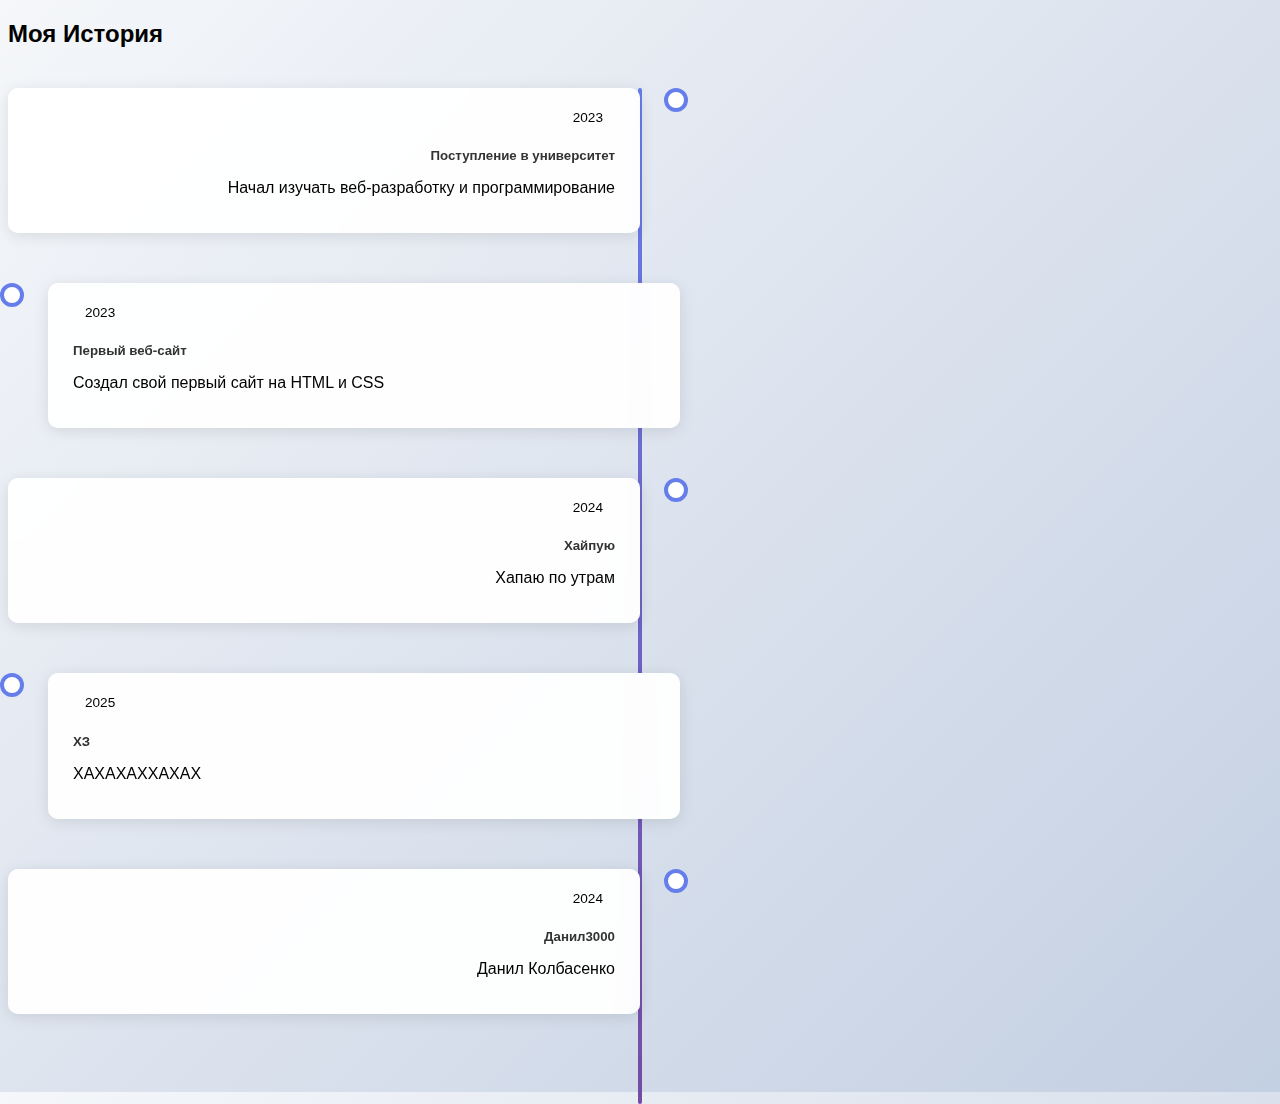
<file: timeline.html>
<!doctype html>
<html lang="en">
  <head>
    <meta charset="UTF-8" />
    <meta name="viewport" content="width=device-width, initial-scale=1.0" />
    <title>Document</title>
    <link
      href="https://cdn.jsdelivr.net/npm/bootstrap@5.3.8/dist/css/bootstrap.min.css"
      rel="stylesheet"
      integrity="sha384-sRIl4kxILFvY47J16cr9ZwB07vP4J8+LH7qKQnuqkuIAvNWLzeN8tE5YBujZqJLB"
      crossorigin="anonymous"
    />
    <link
      rel="stylesheet"
      href="https://cdn.jsdelivr.net/npm/bootstrap-icons@1.11.3/font/bootstrap-icons.min.css"
    />
    <link rel="stylesheet" href="custom.css" />
  </head>
  <body>
    <div class="container my-5">
      <h2 class="text-center mb-5">Моя История</h2>
      <!-- Временная шкала -->
      <div class="timeline">
        <!-- Событие 1 (справа) -->
        <div class="timeline-item">
          <div class="timeline-content">
            <!-- TODO: Добавьте бейдж с годом -->
            <span class="badge bg-primary mb-2">2023</span>
            <h5>Поступление в университет</h5>
            <p class="text-muted">
              Начал изучать веб-разработку и программирование
            </p>
          </div>
        </div>
        <!-- Событие 2 (слева) -->
        <div class="timeline-item timeline-item-left">
          <div class="timeline-content">
            <!-- TODO: Добавьте бейдж с годом 2023 -->
            <span class="badge bg-success mb-2">2023</span>
            <h5>Первый веб-сайт</h5>
            <p class="text-muted">Создал свой первый сайт на HTML и CSS</p>
          </div>
        </div>

        <div class="timeline-item">
          <div class="timeline-content">
            <!-- TODO: Добавьте бейдж с годом -->
            <span class="badge bg-warning text-dark mb-2">2024</span>
            <h5>Хайпую</h5>
            <p class="text-muted">Хапаю по утрам</p>
          </div>
        </div>

        <div class="timeline-item timeline-item-left">
          <div class="timeline-content">
            <span class="badge bg-danger mb-2">2025</span>
            <h5>ХЗ</h5>
            <p class="text-muted">ХАХАХАХХАХАХ</p>
          </div>
        </div>

        <div class="timeline-item">
          <div class="timeline-content">
            <!-- TODO: Добавьте бейдж с годом -->
            <span class="badge bg-danger mb-2">2024</span>
            <h5>Данил3000</h5>
            <p class="text-muted">Данил Колбасенко</p>
          </div>
        </div>
        <!-- TODO: Добавьте ещё 3-4 события самостоятельно -->
        <!-- Чередуйте классы: обычный и timeline-item-left -->
      </div>
    </div>
  </body>
  <script
    src="https://cdn.jsdelivr.net/npm/bootstrap@5.3.8/dist/js/bootstrap.bundle.min.js"
    integrity="sha384-FKyoEForCGlyvwx9Hj09JcYn3nv7wiPVlz7YYwJrWVcXK/BmnVDxM+D2scQbITxI"
    crossorigin="anonymous"
  ></script>
</html>
</file>
<file: custom.css>
.card {
  transition:
    transform 0.3s,
    box-shadow 0.3s;
}
.card:hover {
  transform: translateY(-5px);
  box-shadow: 0 0.5rem 1rem rgba(0, 0, 0, 0.15) !important;
}

/* Общие стили */
body {
  font-family: "Segoe UI", Tahoma, Geneva, Verdana, sans-serif;
}
/* Кастомные цвета для навбара */
.navbar-brand {
  font-weight: bold;
  font-size: 1.5rem;
  letter-spacing: 1px;
}
.navbar-dark .navbar-nav .nav-link:hover {
  color: #ffc107 !important;
  transition: color 0.3s ease;
}
/* Улучшение Hero-секции */
#home {
  background: linear-gradient(135deg, #667eea 0%, #764ba2 100%);
  color: white;
  min-height: 400px;
  display: flex;
  align-items: center;
}
#home h1 {
  color: white;
}
#home .lead {
  color: rgba(255, 255, 255, 0.9);
}
#home .btn {
  box-shadow: 0 4px 15px rgba(0, 0, 0, 0.2);
  transition: transform 0.3s ease;
}
#home .btn:hover {
  transform: translateY(-3px);
  box-shadow: 0 6px 20px rgba(0, 0, 0, 0.3);
}
/* Анимация для карточек */
.card {
  transition:
    transform 0.3s ease,
    box-shadow 0.3s ease;
}
.card:hover {
  transform: translateY(-10px);
  box-shadow: 0 10px 30px rgba(0, 0, 0, 0.15) !important;
}
/* Стилизация кнопок */
.btn {
  border-radius: 25px;
  padding: 10px 30px;
  font-weight: 500;
  transition: all 0.3s ease;
}
/* Улучшение формы */
.form-control:focus {
  border-color: #667eea;
  box-shadow: 0 0 0 0.2rem rgba(102, 126, 234, 0.25);
}
/* Анимация для бейджей */
.badge {
  padding: 8px 15px;
  font-size: 0.9rem;
  font-weight: 500;
  transition: transform 0.2s ease;
}
.badge:hover {
  transform: scale(1.1);
  cursor: pointer;
}
/* Стилизация прогресс-баров */
.progress {
  height: 25px;
  border-radius: 15px;
  background-color: #e9ecef;
}
.progress-bar {
  border-radius: 15px;
  font-weight: bold;
  line-height: 25px;
}
/* Улучшение аккордеона */
.accordion-button:not(.collapsed) {
  background-color: #667eea;
  color: white;
}
.accordion-button:focus {
  box-shadow: none;
  border-color: #667eea;
}
/* Футер */
footer {
  background-color: #212529;
  color: white;
  padding: 40px 0;
  margin-top: 80px;
}
footer h5 {
  color: #ffc107;
  margin-bottom: 20px;
}
footer a {
  color: rgba(255, 255, 255, 0.7);
  text-decoration: none;
  transition: color 0.3s ease;
}
footer a:hover {
  color: #ffc107;
}
/* Адаптивность */
@media (max-width: 768px) {
  #home {
    min-height: 300px;
  }
  #home h1 {
    font-size: 2rem;
  }
  .card {
    margin-bottom: 20px;
  }
}

.timeline {
  position: relative;
  padding: 20px 0;
}
/* Центральная линия */
.timeline::before {
  content: "";
  position: absolute;
  left: 50%;
  transform: translateX(-50%);
  width: 4px;
  height: 100%;
  background: linear-gradient(180deg, #667eea 0%, #764ba2 100%);
  border-radius: 2px;
}
/* Контейнер события */
.timeline-item {
  position: relative;
  margin-bottom: 50px;
  width: 50%;
  padding-right: 40px;
  text-align: right;
  /* TODO: Добавьте margin-left: 50%; для правых элементов */
}
/* Левые элементы */
.timeline-item-left {
  margin-left: 0 !important;
  padding-right: 0;
  padding-left: 40px;
  text-align: left;
}

.timeline-item::before {
  content: "";
  position: absolute;
  right: -8px;
  top: 0;
  width: 16px;
  height: 16px;
  background: white;
  border: 4px solid #667eea;
  border-radius: 50%;
  z-index: 1;
  /* TODO: Добавьте transition: transform 0.3s ease; */
}
/* Точки для левых элементов */
.timeline-item-left::before {
  right: auto;
  left: -8px;
}
/* Увеличение точки при наведении */
.timeline-item:hover::before {
  transform: scale(1.5);
  background: #667eea;
  transition:
    box-shadow 0.3s ease,
    transform 0.2s linear 0.1s;
}

.timeline-content {
  background: white;
  padding: 20px 25px;
  border-radius: 10px;
  box-shadow: 0 3px 15px rgba(0, 0, 0, 0.1);
  transition: all 0.3s ease;
}
.timeline-content:hover {
  /* TODO: Добавьте transform: translateY(-5px); */
  transform: translateY(-5px);
  box-shadow: 0 8px 25px rgba(0, 0, 0, 0.15);
}
.timeline-content h5 {
  color: #333;
  margin-bottom: 10px;
  font-weight: 600;
}
.timeline-content .badge {
  font-size: 0.85rem;
  padding: 5px 12px;
}

/* Мобильная версия */
@media (max-width: 768px) {
  /* Линия слева */
  .timeline::before {
    left: 20px;
  }
  /* Все элементы слева */
  .timeline-item,
  .timeline-item-left {
    width: 100%;
    margin-left: 0 !important;
    padding-left: 60px;
    padding-right: 0;
    text-align: left;
  }
  /* Точки слева */
  .timeline-item::before,
  .timeline-item-left::before {
    left: 12px;
    right: auto;
  }
}

body {
  background: linear-gradient(135deg, #f5f7fa 0%, #c3cfe2 100%);
  min-height: 100vh;
}
.timeline-content {
  background: rgba(255, 255, 255, 0.95);
  backdrop-filter: blur(10px);
}

@keyframes pulse {
  0%,
  100% {
    box-shadow: 0 0 0 0 rgba(102, 126, 234, 0.7);
  }
  50% {
    box-shadow: 0 0 0 10px rgba(102, 126, 234, 0);
  }
}
.timeline-item::before {
  animation: pulse 2s infinite;
}
</file>
